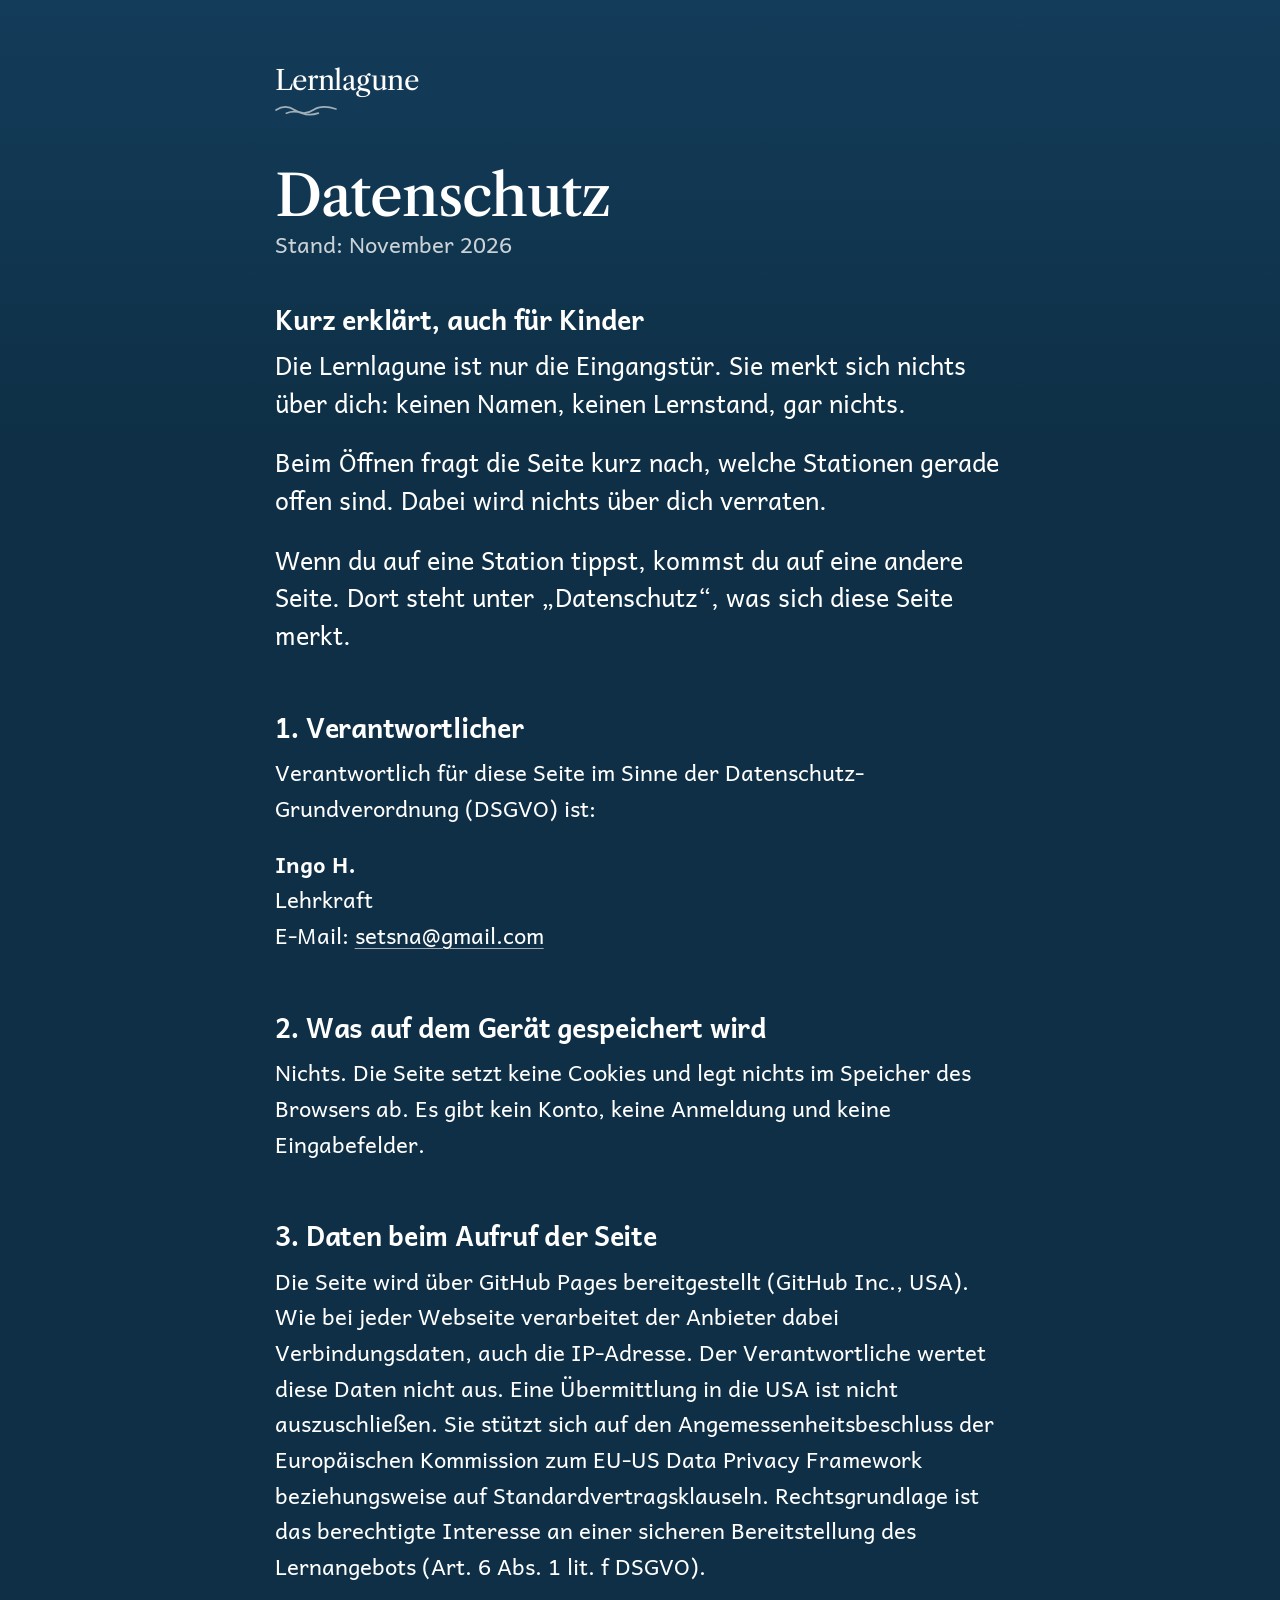
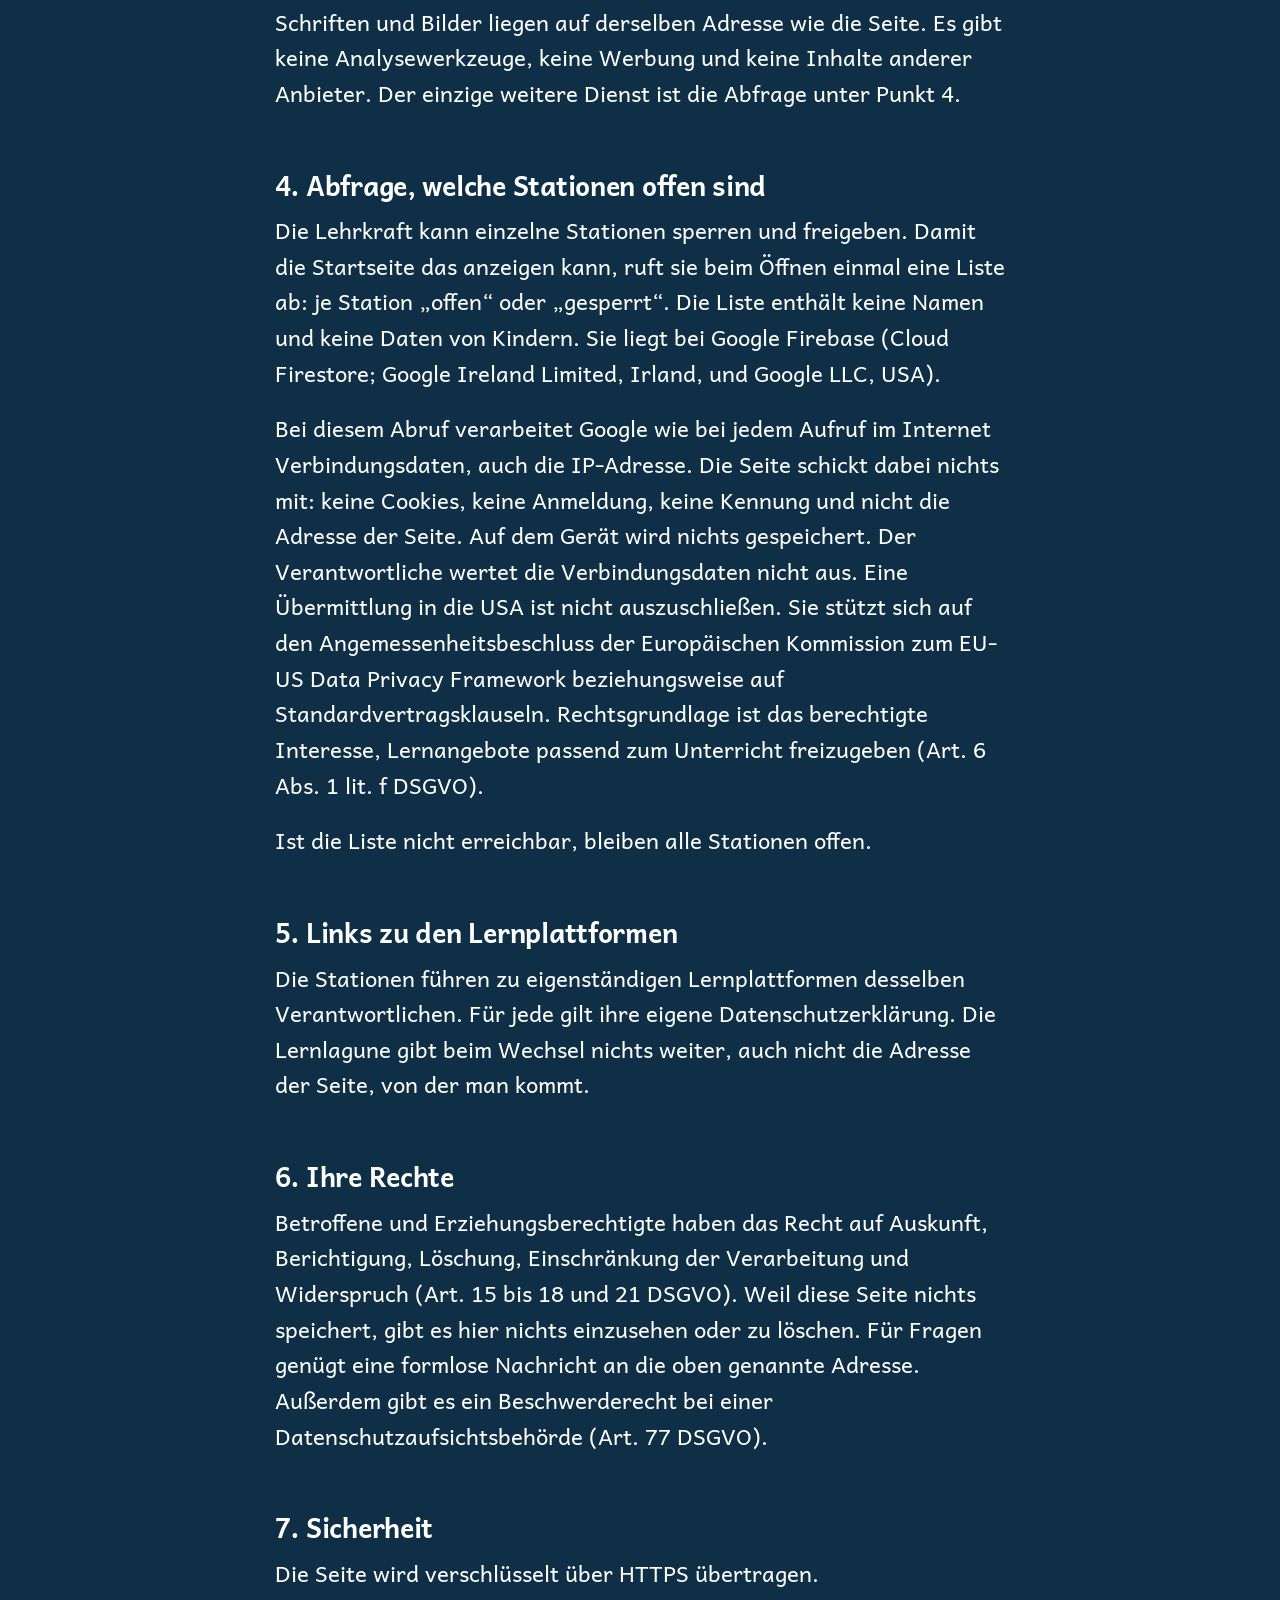
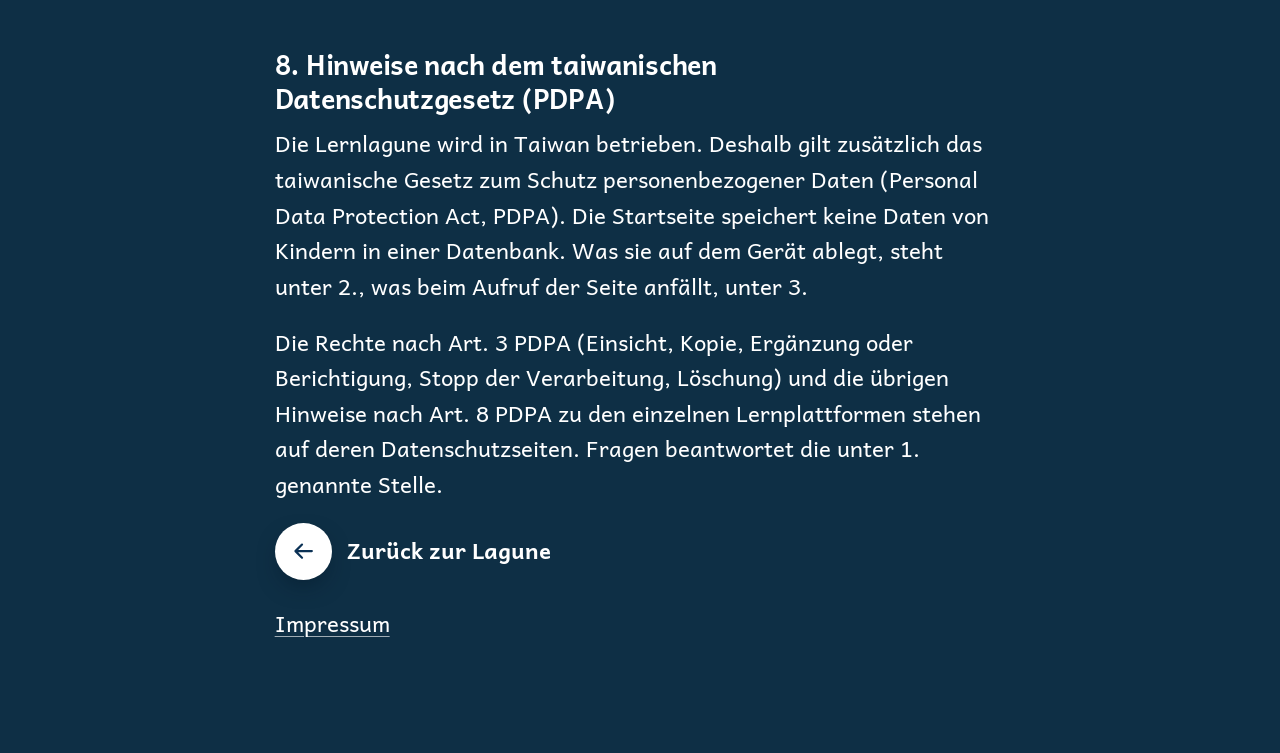
<file: datenschutz.html>
<!doctype html>
<html lang="de">
<head>
  <meta charset="utf-8">
  <meta name="viewport" content="width=device-width, initial-scale=1, viewport-fit=cover">
  <meta http-equiv="Content-Security-Policy" content="default-src 'self'; img-src 'self'; style-src 'self'; script-src 'none'; font-src 'self'; connect-src 'none'; base-uri 'none'; form-action 'none'; object-src 'none'">
  <meta name="referrer" content="no-referrer">
  <meta name="theme-color" content="#0e2f45">
  <title>Datenschutz – Lernlagune</title>
  <meta name="robots" content="noindex, nofollow">
  <link rel="preload" href="assets/fonts/andika-regular.woff2" as="font" type="font/woff2" crossorigin>
  <link rel="stylesheet" href="css/lagune.css?v=10">
  <link rel="stylesheet" href="css/recht.css?v=10">
</head>
<body class="rechtsseite">
  <div class="recht">
    <header class="recht__kopf">
      <a class="wortmarke" href="index.html">Lernlagune</a>
      <svg class="welle" viewBox="0 0 60 10" aria-hidden="true" focusable="false">
        <path d="M1 6c6-4 12-4 18 0s12 4 18 0 13-4 22-1M11 9c5-2 10-2 15 0s10 2 16 0" />
      </svg>
    </header>

    <main>
      <h1>Datenschutz</h1>
      <p class="recht__stand">Stand: November 2026</p>

      <section class="recht__kurz" aria-labelledby="t-kurz">
        <h2 id="t-kurz">Kurz erklärt, auch für Kinder</h2>
        <p>Die Lernlagune ist nur die Eingangstür. Sie merkt sich nichts über dich: keinen Namen, keinen Lernstand, gar nichts.</p>
        <p>Beim Öffnen fragt die Seite kurz nach, welche Stationen gerade offen sind. Dabei wird nichts über dich verraten.</p>
        <p>Wenn du auf eine Station tippst, kommst du auf eine andere Seite. Dort steht unter „Datenschutz“, was sich diese Seite merkt.</p>
      </section>

      <h2>1. Verantwortlicher</h2>
      <p>Verantwortlich für diese Seite im Sinne der Datenschutz-Grundverordnung (DSGVO) ist:</p>
      <p><b>Ingo H.</b><br>Lehrkraft<br>E-Mail: <a href="mailto:setsna@gmail.com">setsna@gmail.com</a></p>

      <h2>2. Was auf dem Gerät gespeichert wird</h2>
      <p>Nichts. Die Seite setzt keine Cookies und legt nichts im Speicher des Browsers ab. Es gibt kein Konto, keine Anmeldung und keine Eingabefelder.</p>

      <h2>3. Daten beim Aufruf der Seite</h2>
      <p>Die Seite wird über GitHub Pages bereitgestellt (GitHub Inc., USA). Wie bei jeder Webseite verarbeitet der Anbieter dabei Verbindungsdaten, auch die IP-Adresse. Der Verantwortliche wertet diese Daten nicht aus. Eine Übermittlung in die USA ist nicht auszuschließen. Sie stützt sich auf den Angemessenheitsbeschluss der Europäischen Kommission zum EU-US Data Privacy Framework beziehungsweise auf Standardvertragsklauseln. Rechtsgrundlage ist das berechtigte Interesse an einer sicheren Bereitstellung des Lernangebots (Art. 6 Abs. 1 lit. f DSGVO).</p>
      <p>Schriften und Bilder liegen auf derselben Adresse wie die Seite. Es gibt keine Analysewerkzeuge, keine Werbung und keine Inhalte anderer Anbieter. Der einzige weitere Dienst ist die Abfrage unter Punkt 4.</p>

      <h2>4. Abfrage, welche Stationen offen sind</h2>
      <p>Die Lehrkraft kann einzelne Stationen sperren und freigeben. Damit die Startseite das anzeigen kann, ruft sie beim Öffnen einmal eine Liste ab: je Station „offen“ oder „gesperrt“. Die Liste enthält keine Namen und keine Daten von Kindern. Sie liegt bei Google Firebase (Cloud Firestore; Google Ireland Limited, Irland, und Google LLC, USA).</p>
      <p>Bei diesem Abruf verarbeitet Google wie bei jedem Aufruf im Internet Verbindungsdaten, auch die IP-Adresse. Die Seite schickt dabei nichts mit: keine Cookies, keine Anmeldung, keine Kennung und nicht die Adresse der Seite. Auf dem Gerät wird nichts gespeichert. Der Verantwortliche wertet die Verbindungsdaten nicht aus. Eine Übermittlung in die USA ist nicht auszuschließen. Sie stützt sich auf den Angemessenheitsbeschluss der Europäischen Kommission zum EU-US Data Privacy Framework beziehungsweise auf Standardvertragsklauseln. Rechtsgrundlage ist das berechtigte Interesse, Lernangebote passend zum Unterricht freizugeben (Art. 6 Abs. 1 lit. f DSGVO).</p>
      <p>Ist die Liste nicht erreichbar, bleiben alle Stationen offen.</p>

      <h2>5. Links zu den Lernplattformen</h2>
      <p>Die Stationen führen zu eigenständigen Lernplattformen desselben Verantwortlichen. Für jede gilt ihre eigene Datenschutzerklärung. Die Lernlagune gibt beim Wechsel nichts weiter, auch nicht die Adresse der Seite, von der man kommt.</p>

      <h2>6. Ihre Rechte</h2>
      <p>Betroffene und Erziehungsberechtigte haben das Recht auf Auskunft, Berichtigung, Löschung, Einschränkung der Verarbeitung und Widerspruch (Art. 15 bis 18 und 21 DSGVO). Weil diese Seite nichts speichert, gibt es hier nichts einzusehen oder zu löschen. Für Fragen genügt eine formlose Nachricht an die oben genannte Adresse. Außerdem gibt es ein Beschwerderecht bei einer Datenschutzaufsichtsbehörde (Art. 77 DSGVO).</p>

      <h2>7. Sicherheit</h2>
      <p>Die Seite wird verschlüsselt über HTTPS übertragen.</p>

      <h2>8. Hinweise nach dem taiwanischen Datenschutzgesetz (PDPA)</h2>
      <p>Die Lernlagune wird in Taiwan betrieben. Deshalb gilt zusätzlich das
        taiwanische Gesetz zum Schutz personenbezogener Daten (Personal Data
        Protection Act, PDPA). Die Startseite speichert keine Daten von Kindern
        in einer Datenbank. Was sie auf dem Gerät ablegt, steht unter 2., was
        beim Aufruf der Seite anfällt, unter 3.</p>
      <p>Die Rechte nach Art. 3 PDPA (Einsicht, Kopie, Ergänzung oder
        Berichtigung, Stopp der Verarbeitung, Löschung) und die übrigen Hinweise
        nach Art. 8 PDPA zu den einzelnen Lernplattformen stehen auf deren
        Datenschutzseiten. Fragen beantwortet die unter 1. genannte Stelle.</p>

      <p class="recht__zurueck">
        <a class="zurueck" href="index.html">
          <span class="zurueck__knopf"><svg viewBox="0 0 24 24" aria-hidden="true" focusable="false"><path d="M4 12h15M13 6l6 6-6 6" /></svg></span>
          Zurück zur Lagune
        </a>
      </p>
      <p class="recht__fuss"><a href="impressum.html">Impressum</a></p>
    </main>
  </div>
</body>
</html>
</file>
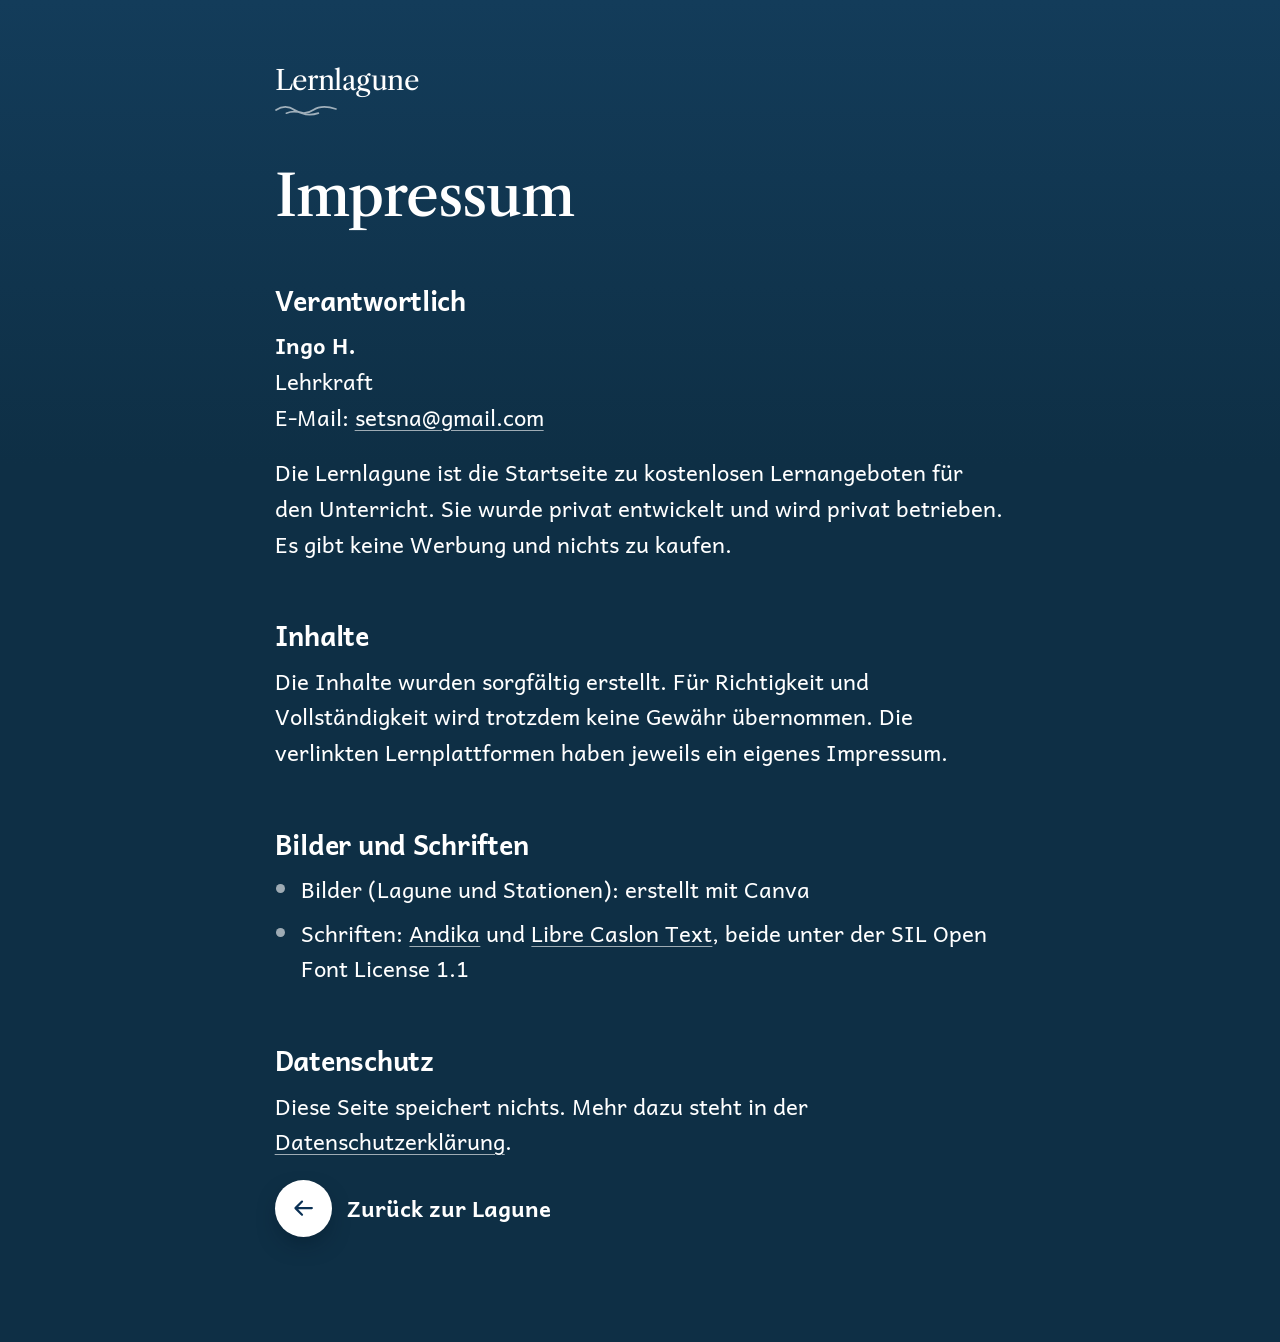
<file: impressum.html>
<!doctype html>
<html lang="de">
<head>
  <meta charset="utf-8">
  <meta name="viewport" content="width=device-width, initial-scale=1, viewport-fit=cover">
  <meta http-equiv="Content-Security-Policy" content="default-src 'self'; img-src 'self'; style-src 'self'; script-src 'none'; font-src 'self'; connect-src 'none'; base-uri 'none'; form-action 'none'; object-src 'none'">
  <meta name="referrer" content="no-referrer">
  <meta name="theme-color" content="#0e2f45">
  <title>Impressum – Lernlagune</title>
  <meta name="robots" content="noindex, nofollow">
  <link rel="preload" href="assets/fonts/andika-regular.woff2" as="font" type="font/woff2" crossorigin>
  <link rel="stylesheet" href="css/lagune.css?v=10">
  <link rel="stylesheet" href="css/recht.css?v=10">
</head>
<body class="rechtsseite">
  <div class="recht">
    <header class="recht__kopf">
      <a class="wortmarke" href="index.html">Lernlagune</a>
      <svg class="welle" viewBox="0 0 60 10" aria-hidden="true" focusable="false">
        <path d="M1 6c6-4 12-4 18 0s12 4 18 0 13-4 22-1M11 9c5-2 10-2 15 0s10 2 16 0" />
      </svg>
    </header>

    <main>
      <h1>Impressum</h1>

      <h2>Verantwortlich</h2>
      <p><b>Ingo H.</b><br>Lehrkraft<br>E-Mail: <a href="mailto:setsna@gmail.com">setsna@gmail.com</a></p>
      <p>Die Lernlagune ist die Startseite zu kostenlosen Lernangeboten für den Unterricht. Sie wurde privat entwickelt und wird privat betrieben. Es gibt keine Werbung und nichts zu kaufen.</p>

      <h2>Inhalte</h2>
      <p>Die Inhalte wurden sorgfältig erstellt. Für Richtigkeit und Vollständigkeit wird trotzdem keine Gewähr übernommen. Die verlinkten Lernplattformen haben jeweils ein eigenes Impressum.</p>

      <h2>Bilder und Schriften</h2>
      <ul>
        <li>Bilder (Lagune und Stationen): erstellt mit Canva</li>
        <li>Schriften: <a href="assets/fonts/OFL-Andika.txt">Andika</a> und <a href="assets/fonts/OFL-LibreCaslon.txt">Libre Caslon Text</a>, beide unter der SIL Open Font License 1.1</li>
      </ul>

      <h2>Datenschutz</h2>
      <p>Diese Seite speichert nichts. Mehr dazu steht in der <a href="datenschutz.html">Datenschutzerklärung</a>.</p>

      <p class="recht__zurueck">
        <a class="zurueck" href="index.html">
          <span class="zurueck__knopf"><svg viewBox="0 0 24 24" aria-hidden="true" focusable="false"><path d="M4 12h15M13 6l6 6-6 6" /></svg></span>
          Zurück zur Lagune
        </a>
      </p>
    </main>
  </div>
</body>
</html>
</file>
<file: css/lagune.css>
/* Lernlagune – Startseite
 * Maßstab: Der Entwurf ist 1088 px breit (iPad hoch). --s rechnet jede Entwurfs-
 * Angabe auf die echte Breite um: calc(<px im Entwurf> * var(--s)).
 */

@font-face {
  font-family: 'Libre Caslon Text';
  src: url('../assets/fonts/libre-caslon-text.woff2') format('woff2');
  font-weight: 400 700;
  font-style: normal;
  font-display: swap;
}
@font-face {
  font-family: 'Andika';
  src: url('../assets/fonts/andika-regular.woff2') format('woff2');
  font-weight: 400;
  font-style: normal;
  font-display: swap;
}
@font-face {
  font-family: 'Andika';
  src: url('../assets/fonts/andika-bold.woff2') format('woff2');
  font-weight: 700;
  font-style: normal;
  font-display: swap;
}

:root {
  --breite: 100vw;         /* JS setzt die echte Breite ohne Scrollleiste */
  --s: calc(min(var(--breite), 1088px) / 1088);

  /* Farben aus dem Entwurf */
  --tiefe: #0e2f45;          /* tiefes Wasser, Seitengrund */
  --navy: #0b3155;           /* Schrift im Licht */
  --navy-weich: #133c5a;
  --weiss: #ffffff;
  --glas-kante: rgba(255, 255, 255, 0.5);
  --glas-glanz: rgba(255, 255, 255, 0.62);
  --glas-oben: rgba(214, 242, 252, 0.13);
  --glas-unten: rgba(40, 110, 150, 0.06);
  --glas-schatten: rgba(3, 20, 35, 0.38);

  --serif: 'Libre Caslon Text', Georgia, 'Times New Roman', serif;
  --sans: 'Andika', 'Trebuchet MS', system-ui, sans-serif;

  --ease: cubic-bezier(0.16, 1, 0.3, 1);

  color-scheme: dark;
}

*,
*::before,
*::after {
  box-sizing: border-box;
}

html {
  -webkit-text-size-adjust: 100%;
  text-size-adjust: 100%;
  scrollbar-color: rgba(255, 255, 255, 0.35) var(--tiefe);
}

body {
  margin: 0;
  background: var(--tiefe);
  color: var(--weiss);
  font-family: var(--sans);
  -webkit-font-smoothing: antialiased;
  -webkit-tap-highlight-color: transparent;
}

::selection {
  background: rgba(127, 212, 230, 0.45);
  color: var(--weiss);
}

.symbole {
  position: absolute;
  width: 0;
  height: 0;
  overflow: hidden;
}

/* ── Lagune: der gemalte Grund ─────────────────────────── */
.lagune {
  position: relative;
  isolation: isolate;
  /* Ersatz-Lagune, falls das Hintergrundbild (noch) nicht geladen ist:
     hell oben, damit die Navy-Schrift immer lesbar bleibt. */
  background-color: #cfe7ee;
  background-image: linear-gradient(180deg, #e6f2ef 0%, #a9d4e1 30%, #3f86a8 62%, #12425f 100%);
  min-height: 100vh;
  min-height: 100svh;
  overflow: hidden;
  padding-bottom: calc(110 * var(--s));
}

.lagune__wasser,
.lagune__wasser img {
  position: absolute;
  inset: 0;
  width: 100%;
  height: 100%;
}

.lagune__wasser {
  z-index: -1;
}

.lagune__wasser img {
  object-fit: cover;
  object-position: 50% 0;
}

/* ── Bewegung: atmendes Licht und wenige Blasen ───────────
   Nur opacity und transform, damit auch alte iPads flüssig bleiben. */
.licht,
.blasen {
  position: absolute;
  z-index: -1;
  pointer-events: none;
}

/* Der Lichtschacht über der Überschrift atmet langsam. */
.licht {
  top: 0;
  left: 50%;
  width: calc(760 * var(--s));
  /* endet über den Glasfenstern: deren Unschärfe muss nicht jedes Bild neu rechnen */
  height: calc(var(--licht-hoehe, 470) * var(--s));
  transform: translateX(-50%);
  background: radial-gradient(
    ellipse 38% 60% at 50% 0%,
    rgba(255, 252, 235, 0.42),
    rgba(220, 244, 250, 0.16) 55%,
    transparent 78%
  );
  opacity: 0.55;
  animation: licht-atmen 11s ease-in-out infinite alternate;
}

@keyframes licht-atmen {
  to {
    opacity: 1;
    transform: translateX(-50%) scaleX(1.08);
  }
}

/* Blasen nur an den Rändern und immer hinter Text und Fenstern */
.blasen {
  inset: 0 0 auto;
  height: 100vh;
  height: 100svh;
}

.blasen span {
  position: absolute;
  bottom: 0;
  width: calc(14 * var(--s));
  aspect-ratio: 1;
  border-radius: 50%;
  border: 1px solid rgba(235, 250, 255, 0.55);
  background: radial-gradient(circle at 32% 30%, rgba(255, 255, 255, 0.7) 0 14%, rgba(200, 238, 250, 0.08) 40%, transparent 70%);
  opacity: 0;
  animation: blase-steigt 18s linear infinite;
}

.blasen span:nth-child(1) { left: 0.8%; animation-duration: 17s; animation-delay: -2s; }
.blasen span:nth-child(2) { left: 2.2%; width: calc(9 * var(--s));  animation-duration: 22s; animation-delay: -11s; }
.blasen span:nth-child(3) { left: 3.4%; width: calc(6 * var(--s));  animation-duration: 15s; animation-delay: -7s; }
.blasen span:nth-child(4) { right: 0.8%; width: calc(11 * var(--s)); animation-duration: 20s; animation-delay: -4s; }
.blasen span:nth-child(5) { right: 2.4%; width: calc(7 * var(--s));  animation-duration: 16s; animation-delay: -13s; }
.blasen span:nth-child(6) { right: 3.4%; width: calc(9 * var(--s)); animation-duration: 24s; animation-delay: -18s; }

.lagune--ruht .licht,
.lagune--ruht .blasen span {
  animation-play-state: paused;
}

@keyframes blase-steigt {
  0%   { transform: translate3d(0, 0, 0); opacity: 0; }
  10%  { opacity: 0.9; }
  50%  { transform: translate3d(calc(10 * var(--s)), -50vh, 0); }
  85%  { opacity: 0.7; }
  100% { transform: translate3d(calc(-6 * var(--s)), -100vh, 0); opacity: 0; }
}

/* ── Kopf: Wortmarke im Licht ──────────────────────────── */
.kopf {
  display: flex;
  flex-direction: column;
  align-items: center;
  padding-top: calc(136 * var(--s));
}

.wortmarke {
  margin: 0;
  font-family: var(--serif);
  font-size: calc(31 * var(--s));
  line-height: 1.2;
  letter-spacing: -0.02em;
  color: var(--navy);
}

.welle {
  width: min(62px, calc(80 * var(--s)));
  height: calc(18 * var(--s));
  margin-top: calc(2 * var(--s));
  fill: none;
  stroke: #2d6f98;
  stroke-width: 1.6;
  stroke-linecap: round;
}

/* ── Frage und Hinweis ─────────────────────────────────── */
.inhalt {
  display: flex;
  flex-direction: column;
  align-items: center;
  text-align: center;
}

.frage {
  margin: calc(18 * var(--s)) 0 0;
  font-family: var(--serif);
  font-weight: 500;
  font-size: calc(89 * var(--s));
  line-height: 1.02;
  letter-spacing: -0.02em;
  color: var(--navy);
  text-wrap: balance;
  position: relative;
  isolation: isolate;
}

/* Heller, ruhiger Lichthof: die Navy-Schrift bleibt auch über
   mittelblauem Wasser lesbar (Querformat, Whiteboard). */
.frage::before {
  content: '';
  position: absolute;
  inset: -30% -20%;
  z-index: -1;
  background: radial-gradient(closest-side, rgba(228, 243, 245, 0.88), rgba(228, 243, 245, 0.5) 60%, transparent);
  pointer-events: none;
}

.hinweis {
  margin: calc(26 * var(--s)) 0 0;
  font-size: calc(27 * var(--s));
  line-height: 1.3;
  letter-spacing: -0.01em;
  color: var(--navy-weich);
}

/* ── Fächer: je Abschnitt eine Überschrift, darunter die Stationen ──
 * Die Überschrift ist ein Nebelglas-Schild wie Platzhalter und Fuß: weiße
 * Schrift bleibt so im hellen Lichtschacht und über dunklem Wasser lesbar. */
.faecher {
  width: 100%;
  margin-top: calc(34 * var(--s));
  display: flex;
  flex-direction: column;
  align-items: center;
}

.fach {
  width: 100%;
  display: flex;
  flex-direction: column;
  align-items: center;
}

.fach + .fach,
.fach + .stationen {
  margin-top: calc(54 * var(--s));
}

.fach__titel {
  margin: 0;
  display: inline-flex;
  align-items: center;
  gap: calc(16 * var(--s));
  padding: calc(12 * var(--s)) calc(40 * var(--s)) calc(14 * var(--s));
  border: 2px solid rgba(255, 255, 255, 0.42);
  border-radius: 999px;
  font-family: var(--serif);
  font-weight: 400;
  font-size: max(22px, calc(44 * var(--s)));
  line-height: 1.1;
  letter-spacing: -0.01em;
  color: var(--weiss);
  background: linear-gradient(180deg, rgba(10, 52, 84, 0.7), rgba(10, 52, 84, 0.58));
  box-shadow:
    inset 0 2px 0 rgba(255, 255, 255, 0.3),
    0 14px 28px -10px var(--glas-schatten);
  -webkit-backdrop-filter: blur(5px) saturate(120%);
  backdrop-filter: blur(5px) saturate(120%);
}

/* Leuchtpunkt in der Fachfarbe (js/plattformen.js), derselbe wie unter den Stationsnamen */
.fach__punkt {
  flex: none;
  width: max(9px, calc(14 * var(--s)));
  height: max(9px, calc(14 * var(--s)));
  border-radius: 50%;
  background: var(--akzent, var(--weiss));
}

/* ── Stationen: Glasfenster in Reihen ──────────────────── */
.stationen {
  list-style: none;
  margin: calc(30 * var(--s)) 0 0;
  /* schmaler Rand als Reserve, falls --breite noch 100vw ist und eine Scrollleiste
     (Windows) das zweite Fenster sonst in eine neue Zeile schieben würde */
  padding: 0 calc(24 * var(--s));
  width: 100%;
  display: flex;
  flex-wrap: wrap;
  justify-content: center;
  align-items: flex-start;
  column-gap: calc(90 * var(--s));
  row-gap: calc(60 * var(--s));
}

.station {
  width: calc(445 * var(--s));
}

.fenster {
  position: relative;
  display: flex;
  flex-direction: column;
  align-items: center;
  aspect-ratio: 445 / 565;
  padding: calc(70 * var(--s)) calc(20 * var(--s)) 0;
  border-radius: calc(108 * var(--s));
  overflow: hidden;
  color: var(--weiss);
  text-decoration: none;
  text-align: center;
  /* unten dunkleres Glas: dort laufen die Stationsbilder aus */
  background: linear-gradient(180deg, var(--glas-oben), var(--glas-unten) 55%, rgba(8, 42, 70, 0.42));
  border: 2px solid var(--glas-kante);
  box-shadow:
    inset 0 2px 0 var(--glas-glanz),
    inset 0 0 0 2px rgba(255, 255, 255, 0.16),
    inset 0 0 calc(22 * var(--s)) rgba(200, 240, 255, 0.38),
    0 26px 50px -10px var(--glas-schatten);
  -webkit-backdrop-filter: blur(6px) saturate(140%);
  backdrop-filter: blur(6px) saturate(140%);
  transition: transform 220ms var(--ease), box-shadow 220ms var(--ease);
}

.fenster__name {
  font-family: var(--serif);
  font-size: calc(50 * var(--s));
  line-height: 1.05;
  letter-spacing: -0.005em;
  text-shadow: 0 1px 3px rgba(4, 30, 50, 0.45);
}

/* Lange Namen: gleiche Zeilenhöhe, damit alle Fenster gleich bleiben */
.fenster__name--lang {
  font-size: calc(43 * var(--s));
  line-height: calc(50 * 1.05 / 43);
}

.fenster__linie {
  position: relative;
  width: 58%;
  height: 1px;
  margin: calc(16 * var(--s)) 0 calc(14 * var(--s));
  background: linear-gradient(90deg, transparent, rgba(255, 255, 255, 0.7), transparent);
}

.fenster__linie::after {
  content: '';
  position: absolute;
  left: 50%;
  top: 50%;
  width: calc(8 * var(--s));
  height: calc(8 * var(--s));
  border-radius: 50%;
  /* Akzentfarbe der Station (js/plattformen.js): leuchtender Punkt auf der Linie */
  background: var(--akzent, var(--weiss));
  box-shadow: 0 0 calc(10 * var(--s)) var(--akzent, transparent);
  transform: translate(-50%, -50%);
}

.fenster__text {
  font-size: calc(25 * var(--s));
  line-height: 1.25;
  color: rgba(255, 255, 255, 0.94);
  text-shadow: 0 1px 3px rgba(4, 30, 50, 0.55);
}

.fenster__bild {
  position: absolute;
  inset: auto 0 calc(var(--bild-unten, 70) * var(--s)) 0;
  z-index: -1;
  -webkit-mask-image: linear-gradient(to bottom, transparent, #000 40%, #000 90%, transparent);
  mask-image: linear-gradient(to bottom, transparent, #000 40%, #000 90%, transparent);
}

.fenster__bild img {
  display: block;
  /* Bild in seinem eigenen Format, unten im Fenster: nichts wird abgeschnitten. */
  width: 100%;
  height: auto;
}

.fenster {
  isolation: isolate;
}

/* Lesbarkeit: leichte Tiefe hinter Name und Text, auch unter dem hellen Lichtschacht */
.fenster:not(.fenster--bald)::before {
  content: '';
  position: absolute;
  inset: 0 0 auto;
  height: 52%;
  z-index: -2;
  background: linear-gradient(to bottom, rgba(6, 38, 66, 0.42), rgba(6, 38, 66, 0.18) 60%, transparent);
  pointer-events: none;
}

.fenster__knopf {
  position: absolute;
  left: 50%;
  bottom: calc(36 * var(--s));
  display: grid;
  place-items: center;
  width: max(48px, calc(84 * var(--s)));
  height: max(48px, calc(84 * var(--s)));
  border-radius: 50%;
  background: var(--weiss);
  box-shadow:
    0 0 calc(22 * var(--s)) rgba(255, 255, 255, 0.5),
    0 10px 22px -6px rgba(3, 20, 35, 0.5);
  transform: translateX(-50%);
  transition: transform 220ms var(--ease);
}

.fenster__pfeil {
  width: 44%;
  height: 44%;
  fill: none;
  stroke: var(--navy);
  stroke-width: 2;
  stroke-linecap: round;
  stroke-linejoin: round;
}

/* Rückmeldung beim Tippen (funktioniert ohne Hover) */
a.fenster:active {
  transform: scale(0.975);
}

a.fenster:active .fenster__knopf {
  transform: translateX(-50%) scale(0.92);
}

/* Der Pfeil zeigt beim Tippen: los geht's */
.fenster__pfeil {
  transition: transform 160ms var(--ease);
}

a.fenster:active .fenster__pfeil {
  transform: translateX(12%);
}

@media (hover: hover) {
  a.fenster:hover {
    transform: translateY(calc(-6 * var(--s)));
    box-shadow:
      inset 0 2px 0 var(--glas-glanz),
      inset 0 0 0 1px rgba(255, 255, 255, 0.14),
      inset 0 -18px 40px rgba(190, 235, 250, 0.14),
      0 34px 60px -12px var(--glas-schatten);
  }
}

a.fenster:focus-visible {
  outline: 3px solid var(--weiss);
  outline-offset: 6px;
}

/* ── Gesperrte Station: Schild „Bald offen“ statt Pfeilknopf ──
 * Die Lehrkraft hat die Station noch nicht freigegeben. Das Bild bleibt
 * farbig, das Fenster ist kein Link. Das Schild ist kleiner als der Knopf
 * und trägt ein Schloss, damit es nicht wie eine Taste aussieht. */
.fenster--zu {
  cursor: default;
}

.fenster__schild {
  position: absolute;
  left: 50%;
  bottom: calc(50 * var(--s));
  display: flex;
  align-items: center;
  gap: max(7px, calc(11 * var(--s)));
  height: max(34px, calc(56 * var(--s)));
  padding: 0 max(15px, calc(26 * var(--s))) 0 max(13px, calc(22 * var(--s)));
  border-radius: 999px;
  background: var(--weiss);
  color: var(--navy);
  font-size: max(15px, calc(23 * var(--s)));
  font-weight: 700;
  line-height: 1;
  white-space: nowrap;
  box-shadow: 0 10px 22px -6px rgba(3, 20, 35, 0.5);
  transform: translateX(-50%);
}

.fenster__schild-schloss {
  flex: none;
  width: max(12px, calc(18 * var(--s)));
  height: max(16px, calc(24 * var(--s)));
  fill: none;
  stroke: currentColor;
  stroke-width: 2.4;
  stroke-linecap: round;
  stroke-linejoin: round;
}

/* ── Platzhalter: kleines, nebliges Fenster ────────────── */
.stationen--bald {
  margin-top: calc(60 * var(--s));
}

.station--bald {
  width: calc(292 * var(--s));
}

.fenster--bald {
  aspect-ratio: 292 / 305;
  justify-content: center;
  padding: 0;
  border-radius: calc(80 * var(--s));
  background: linear-gradient(180deg, rgba(10, 52, 84, 0.7), rgba(10, 52, 84, 0.58));
  -webkit-backdrop-filter: blur(5px) saturate(120%);
  backdrop-filter: blur(5px) saturate(120%);
}

.fenster--bald .fenster__text {
  font-size: max(15px, calc(20 * var(--s)));
  line-height: 1.25;
}

.fenster__schloss {
  width: calc(40 * var(--s));
  height: calc(54 * var(--s));
  margin-bottom: calc(18 * var(--s));
  fill: none;
  stroke: var(--weiss);
  stroke-width: 1.6;
  stroke-linecap: round;
  opacity: 0.9;
}

/* Ohne JavaScript: einfache Linkliste */
.stationen--einfach a {
  color: var(--weiss);
  font-size: 1.4rem;
}

/* ── Fuß: Impressum und Datenschutz ──────────────────────
 * Für Erwachsene, deshalb klein und ganz unten. Nebelglas wie der
 * Platzhalter, damit die weiße Schrift über hellem Sand und über der
 * dunklen Ersatz-Lagune lesbar bleibt. Der Fuß schwebt im unteren Rand
 * der Lagune und macht die Seite nicht höher (Querformat ohne Scrollen).
 * Auf kleinen Bildschirmen bekommt der Rand eine Untergrenze, damit
 * zwischen Platzhalter und Fuß Luft bleibt. */
.lagune {
  padding-bottom: max(calc(110 * var(--s)), 100px);
}

.fuss {
  position: absolute;
  left: 50%;
  bottom: max(12px, calc(22 * var(--s)));
  transform: translateX(-50%);
  display: flex;
  align-items: center;
  padding: 0 max(8px, calc(14 * var(--s)));
  border: 1px solid rgba(255, 255, 255, 0.24);
  border-radius: 999px;
  background: linear-gradient(180deg, rgba(10, 52, 84, 0.7), rgba(10, 52, 84, 0.58));
  -webkit-backdrop-filter: blur(5px) saturate(120%);
  backdrop-filter: blur(5px) saturate(120%);
  white-space: nowrap;
}

.fuss a {
  display: inline-flex;
  align-items: center;
  min-height: 48px;
  padding: 0 max(14px, calc(16 * var(--s)));
  border-radius: 999px;
  color: var(--weiss);
  font-size: max(15px, calc(20 * var(--s)));
  line-height: 1.25;
  text-decoration: underline;
  text-decoration-color: rgba(255, 255, 255, 0.55);
  text-decoration-thickness: 1px;
  text-underline-offset: 0.22em;
  transition: opacity 160ms var(--ease);
}

/* Punkt zwischen den beiden Links, wie auf der Trennlinie im Fenster */
.fuss a + a {
  position: relative;
}

.fuss a + a::before {
  content: '';
  position: absolute;
  left: -2px;
  top: 50%;
  width: 4px;
  height: 4px;
  margin-top: -2px;
  border-radius: 50%;
  background: rgba(255, 255, 255, 0.7);
}

.fuss a:active {
  opacity: 0.7;
}

.fuss a:focus-visible {
  outline: 3px solid var(--weiss);
  outline-offset: -4px;
}

/* ── Querformat: iPad quer, Laptop, Whiteboard ───────────
 * Der Maßstab richtet sich nach der Höhe: Frage, erste Überschrift und die
 * erste Reihe sind ohne Scrollen sichtbar, der Rest folgt darunter. */
@media (orientation: landscape) and (min-width: 820px) {
  :root {
    --s: min(calc(100svh / 1010), calc(var(--breite) / 1360));
  }

  .kopf {
    padding-top: calc(64 * var(--s));
  }

  :root {
    --licht-hoehe: 330;
  }

  .frage {
    margin-top: calc(26 * var(--s));
    font-size: calc(80 * var(--s));
  }

  .frage br {
    display: none;
  }

  .hinweis {
    margin-top: calc(18 * var(--s));
  }

  /* Drei Fenster nebeneinander: in den Abschnitten ist alles etwas kleiner
     (3 × 445 + 2 × 60 + Rand ≈ 1500, dazu Reserve für eine Scrollleiste,
     die erst nach dem Messen von --breite erscheint) */
  .faecher {
    --s: min(calc(100svh / 1010), calc(var(--breite) / 1560));
  }

  .stationen {
    column-gap: calc(60 * var(--s));
  }
}

/* ── Handy hochkant ────────────────────────────────────── */
@media (max-width: 640px) and (orientation: portrait) {
  :root {
    --s: calc(var(--breite) / 600);
  }

  .kopf {
    padding-top: calc(96 * var(--s));
  }

  .frage {
    font-size: calc(84 * var(--s));
  }

  .hinweis {
    font-size: calc(30 * var(--s));
  }

  .faecher {
    margin-top: calc(44 * var(--s));
  }

  .stationen {
    flex-direction: column;
    align-items: center;
    flex-wrap: nowrap;
    row-gap: calc(44 * var(--s));
    margin-top: calc(36 * var(--s));
    padding: 0 calc(36 * var(--s));
  }

  .station {
    width: 100%;
    max-width: 440px;
    transform: none;
  }

  .fenster {
    aspect-ratio: 528 / 610;
    padding-top: calc(56 * var(--s));
    border-radius: calc(96 * var(--s));
  }

  .fenster__name {
    font-size: calc(58 * var(--s));
  }

  .fenster__name--lang {
    font-size: calc(49 * var(--s));
    line-height: calc(58 * 1.05 / 49);
  }

  .fenster__text {
    font-size: calc(30 * var(--s));
  }

  .station--bald {
    width: calc(300 * var(--s));
  }

  .fenster--bald .fenster__text {
    font-size: max(15px, calc(22 * var(--s)));
  }
}

/* ── Handy quer: niedrige Höhe, zwei Fenster nebeneinander ── */
@media (orientation: landscape) and (max-height: 520px) and (max-width: 1000px) {
  :root {
    --s: min(calc(var(--breite) / 1200), calc(100svh / 640));
  }

  .kopf {
    padding-top: calc(40 * var(--s));
  }

  .frage {
    font-size: calc(70 * var(--s));
  }

  .frage br {
    display: none;
  }
}

@media (prefers-reduced-motion: reduce) {
  .fenster,
  .fenster__knopf,
  .fuss a {
    transition: none;
  }
  a.fenster:hover {
    transform: none;
  }
  /* Licht bleibt sichtbar, steht aber still; Blasen entfallen. */
  .licht {
    animation: none;
    opacity: 0.8;
  }
  .blasen {
    display: none;
  }
}

/* Kein Doppeltipp-Zoom in Safari (Kinder tippen Knöpfe schnell hintereinander, Safari zoomte dann).
   Zoomen mit zwei Fingern bleibt möglich. Flächen zum Ziehen oder Malen behalten ihr eigenes touch-action. (12.11.2026) */
html, body, button, a, input, label, summary, select, textarea { touch-action: manipulation; }
</file>
<file: css/recht.css>
/* Lernlagune – Impressum und Datenschutz
 * Leseseiten für Erwachsene. Gleiche Welt wie die Startseite (Farben, Schriften
 * und Maßstab kommen aus lagune.css), aber ohne Bild, Glas und Bewegung:
 * weiße Schrift im tiefen Wasser, von oben fällt etwas Licht.
 * Schrift wird mit --s skaliert und hat eine feste Untergrenze in px.
 */

.rechtsseite {
  min-height: 100vh;
  min-height: 100svh;
  background-color: var(--tiefe);
  background-image: linear-gradient(180deg, var(--navy-weich) 0, var(--tiefe) calc(520 * var(--s)));
  background-repeat: no-repeat;
}

.recht {
  width: min(100%, 36em);
  margin: 0 auto;
  padding: max(28px, calc(64 * var(--s))) max(20px, calc(40 * var(--s))) max(40px, calc(96 * var(--s)));
  font-size: max(17px, calc(25 * var(--s)));
  line-height: 1.6;
  color: var(--weiss);
}

/* Kopf: Wortmarke führt zurück zur Lagune */
.recht__kopf {
  display: flex;
  flex-direction: column;
  align-items: flex-start;
}

.recht__kopf .wortmarke {
  display: inline-flex;
  align-items: center;
  min-height: 48px;
  font-size: max(22px, calc(31 * var(--s)));
  color: var(--weiss);
  text-decoration: none;
}

.recht__kopf .welle {
  width: min(62px, calc(80 * var(--s)));
  min-width: 44px;
  height: max(10px, calc(18 * var(--s)));
  margin-top: -4px;
  stroke: rgba(255, 255, 255, 0.6);
}

.recht h1 {
  margin: max(28px, calc(56 * var(--s))) 0 0;
  font-family: var(--serif);
  font-weight: 500;
  font-size: max(34px, calc(64 * var(--s)));
  line-height: 1.05;
  letter-spacing: -0.02em;
  text-wrap: balance;
}

.recht__stand {
  margin: 0.5em 0 0;
  color: rgba(255, 255, 255, 0.78);
}

.recht h2 {
  margin: 2.1em 0 0.45em;
  font-size: max(20px, calc(30 * var(--s)));
  font-weight: 700;
  line-height: 1.25;
  letter-spacing: -0.01em;
  text-wrap: balance;
}

.recht p,
.recht ul {
  margin: 0 0 0.9em;
}

.recht ul {
  padding-left: 1.2em;
}

.recht li {
  margin-bottom: 0.35em;
}

.recht li::marker {
  color: rgba(255, 255, 255, 0.6);
}

/* Die kurze Fassung für Kinder steht oben und ist eine Stufe größer. */
.recht__kurz {
  margin-top: max(24px, calc(44 * var(--s)));
  font-size: 1.12em;
  line-height: 1.5;
}

.recht__kurz h2 {
  margin-top: 0;
}

.recht a {
  color: var(--weiss);
  text-decoration-color: rgba(255, 255, 255, 0.6);
  text-decoration-thickness: 1px;
  text-underline-offset: 0.2em;
}

.recht a:focus-visible {
  outline: 3px solid var(--weiss);
  outline-offset: 4px;
  border-radius: 4px;
}

/* Zurück zur Lagune: der runde Pfeil-Knopf der Startseite, nach links gedreht */
.recht__zurueck {
  margin: 2.6em 0 0;
}

.zurueck {
  display: inline-flex;
  align-items: center;
  gap: 0.7em;
  min-height: 48px;
  text-decoration: none;
  font-weight: 700;
}

.zurueck__knopf {
  display: grid;
  place-items: center;
  flex: none;
  width: max(48px, calc(64 * var(--s)));
  height: max(48px, calc(64 * var(--s)));
  border-radius: 50%;
  background: var(--weiss);
  color: var(--navy);
  box-shadow: 0 10px 22px -6px rgba(3, 20, 35, 0.5);
  transition: transform 160ms var(--ease);
}

.zurueck__knopf svg {
  width: 46%;
  height: 46%;
  fill: none;
  stroke: currentColor;
  stroke-width: 2;
  stroke-linecap: round;
  stroke-linejoin: round;
  transform: rotate(180deg);
}

.zurueck:active .zurueck__knopf {
  transform: scale(0.92);
}

.recht__fuss {
  margin-top: 1.4em;
}

.recht__fuss a {
  display: inline-flex;
  align-items: center;
  min-height: 48px;
}

@media (prefers-reduced-motion: reduce) {
  .zurueck__knopf {
    transition: none;
  }
}
</file>
